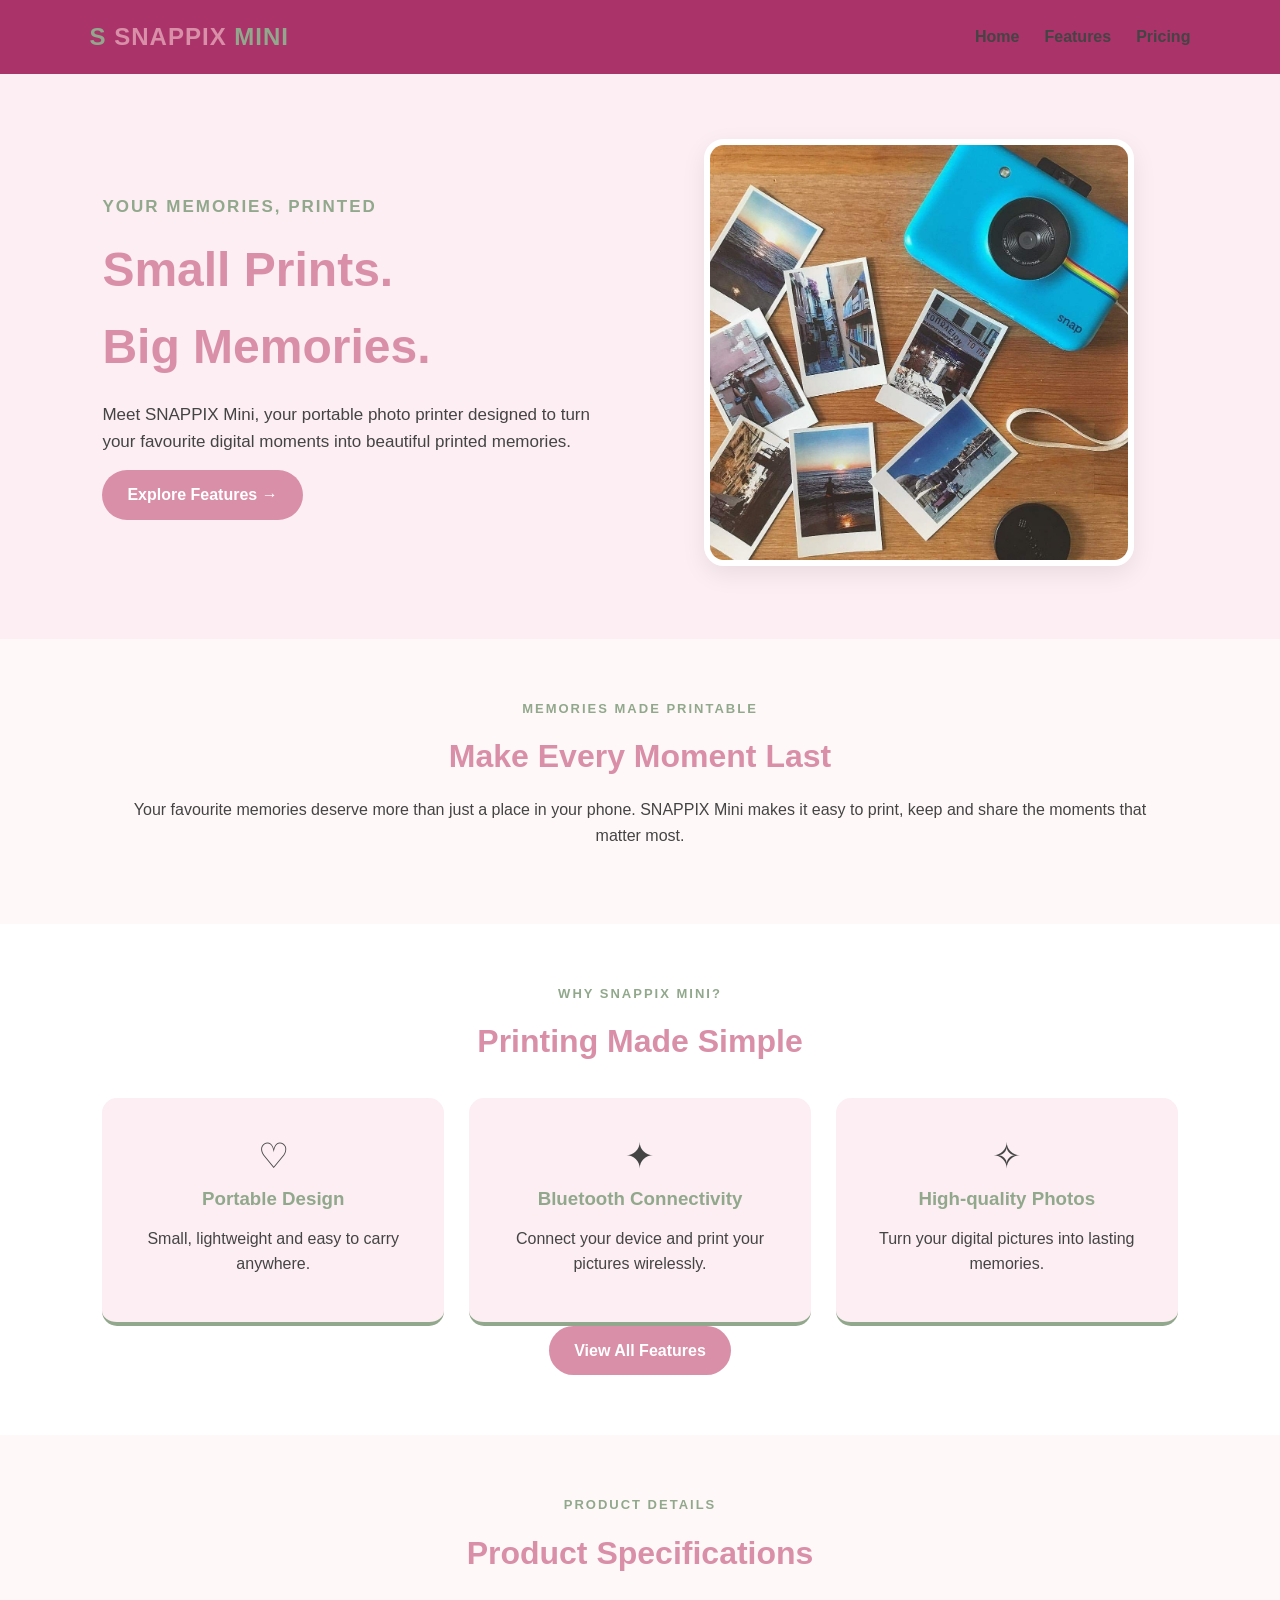
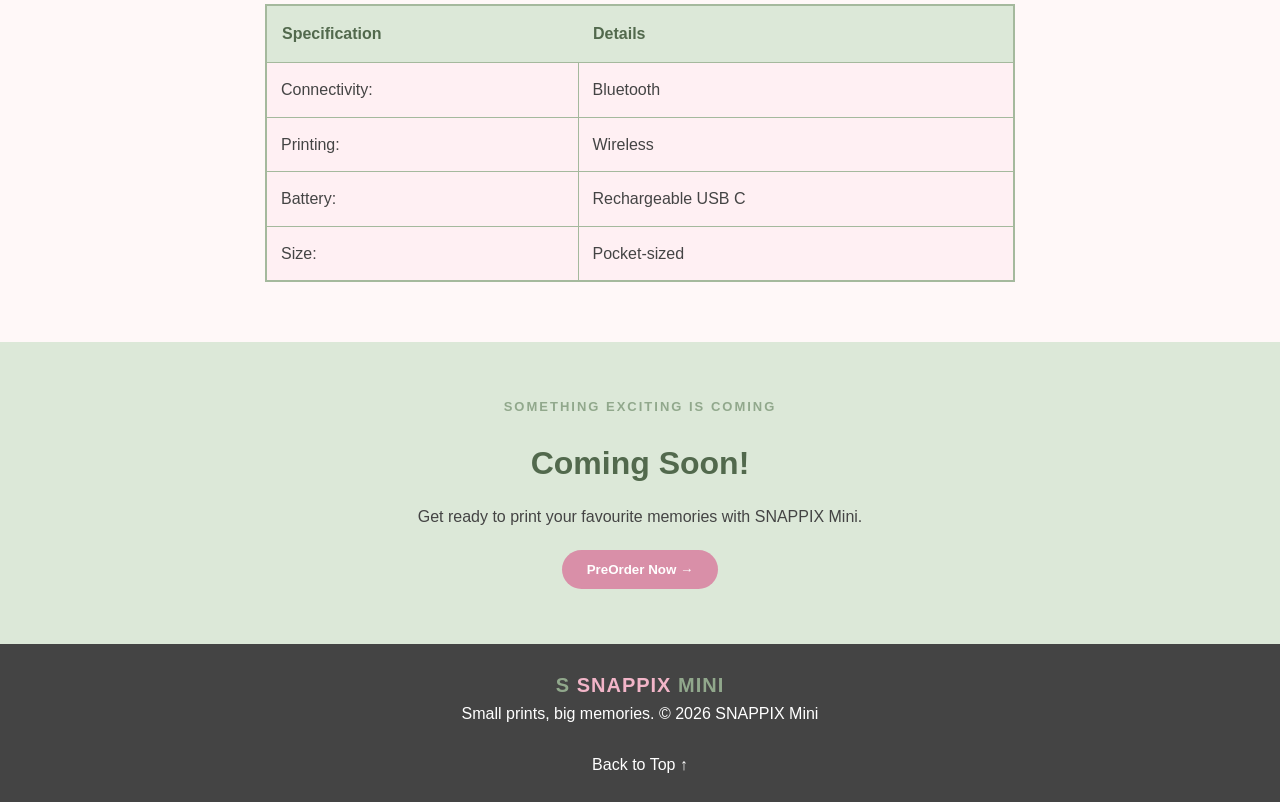
<file: index.html>
<!DOCTYPE html>
<html lang="en">

<head>
    <meta charset="UTF-8">
    <meta name="viewport" content="width=device-width, initial-scale=1.0">

    <title>SNAPPIX Mini | Home</title>

    <link rel="stylesheet" href="style.css">
    
</head>

<body>

    <!-- Navigation Bar -->
    <header class="site-header">

        <a href="index.html" class="brand">
            <span class="brand-mark">S</span>
            SNAPPIX <span class="brand-light">MINI</span>
        </a>

        
<nav class="main-nav">
    <a href="index.html">Home</a>
    <a href="features.html">Features</a>
    <a href="pricing.html">Pricing</a>
</nav>


    </header>


    <!-- Home Hero Section -->
    <section class="hero">

        <div class="hero-content">

            <p class="eyebrow">YOUR MEMORIES, PRINTED</p>

            <h1>Small Prints.<br>Big Memories.</h1>

            <p class="hero-description">
                Meet SNAPPIX Mini, your portable photo printer
                designed to turn your favourite digital moments
                into beautiful printed memories.
            </p>

            <a href="features.html" class="button">
                Explore Features →
            </a>

        </div>

        <div class="hero-image">

            <img src="images/image.jpg"
                 alt="SNAPPIX Mini portable photo printer">

        </div>

    </section>


    <!-- Introduction Section -->
    <section class="intro-section">

        <p class="eyebrow">MEMORIES MADE PRINTABLE</p>

        <h2>Make Every Moment Last</h2>

        <p>
            Your favourite memories deserve more than just a place
            in your phone. SNAPPIX Mini makes it easy to print,
            keep and share the moments that matter most.
        </p>

    </section>


    <!-- Product Features Preview -->
    <section class="preview-section">

        <p class="eyebrow">WHY SNAPPIX MINI?</p>

        <h2>Printing Made Simple</h2>

        <div class="preview-container">

            <div class="preview-card">

                <span class="feature-symbol">♡</span>

                <h3>Portable Design</h3>

                <p>
                    Small, lightweight and easy to carry anywhere.
                </p>

            </div>


            <div class="preview-card">

                <span class="feature-symbol">✦</span>

                <h3>Bluetooth Connectivity</h3>

                <p>
                    Connect your device and print your pictures wirelessly.
                </p>

            </div>


            <div class="preview-card">

                <span class="feature-symbol">✧</span>

                <h3>High-quality Photos</h3>

                <p>
                    Turn your digital pictures into lasting memories.
                </p>

            </div>

        </div>

        <a href="features.html" class="button secondary-button">
            View All Features
        </a>

    </section>


    <!-- Product Specifications -->
    <section class="specifications-section">

        <p class="eyebrow">PRODUCT DETAILS</p>

        <h2>Product Specifications</h2>

        <table>

            <tr>
                <th>Specification</th>
                <th>Details</th>
            </tr>

            <tr>
                <td>Connectivity:</td>
                <td>Bluetooth</td>
            </tr>

            <tr>
                <td>Printing:</td>
                <td>Wireless</td>
            </tr>

            <tr>
                <td>Battery:</td>
                <td>Rechargeable USB C</td>
            </tr>

            <tr>
                <td>Size:</td>
                <td>Pocket-sized</td>
            </tr>

        </table>

    </section>


    <!-- Coming Soon Section -->
    <section class="coming-soon">

        <p class="eyebrow">SOMETHING EXCITING IS COMING</p>

        <h2>Coming Soon!</h2>

        <p>
            Get ready to print your favourite memories
            with SNAPPIX Mini.
        </p>

        <button class="button" onclick="preOrder()">
            PreOrder Now →
        </button>

    </section>


    <!-- Footer -->
    <footer class="site-footer">

        <a href="index.html" class="brand footer-brand">
            <span class="brand-mark">S</span>
            SNAPPIX <span class="brand-light">MINI</span>
        </a>

        <p>
            Small prints, big memories.
            <span>© 2026 SNAPPIX Mini</span>
        </p>

        <a href="#" class="back-top">Back to Top ↑</a>

    </footer>


    <!-- JavaScript -->
    <script>

        function preOrder() {

            window.alert("SNAPPIX Mini is coming soon! Price: Rs. 8499");

            console.log("SNAPPIX Mini PreOrder button clicked!");

        }

    </script>

</body>
</html>
</file>
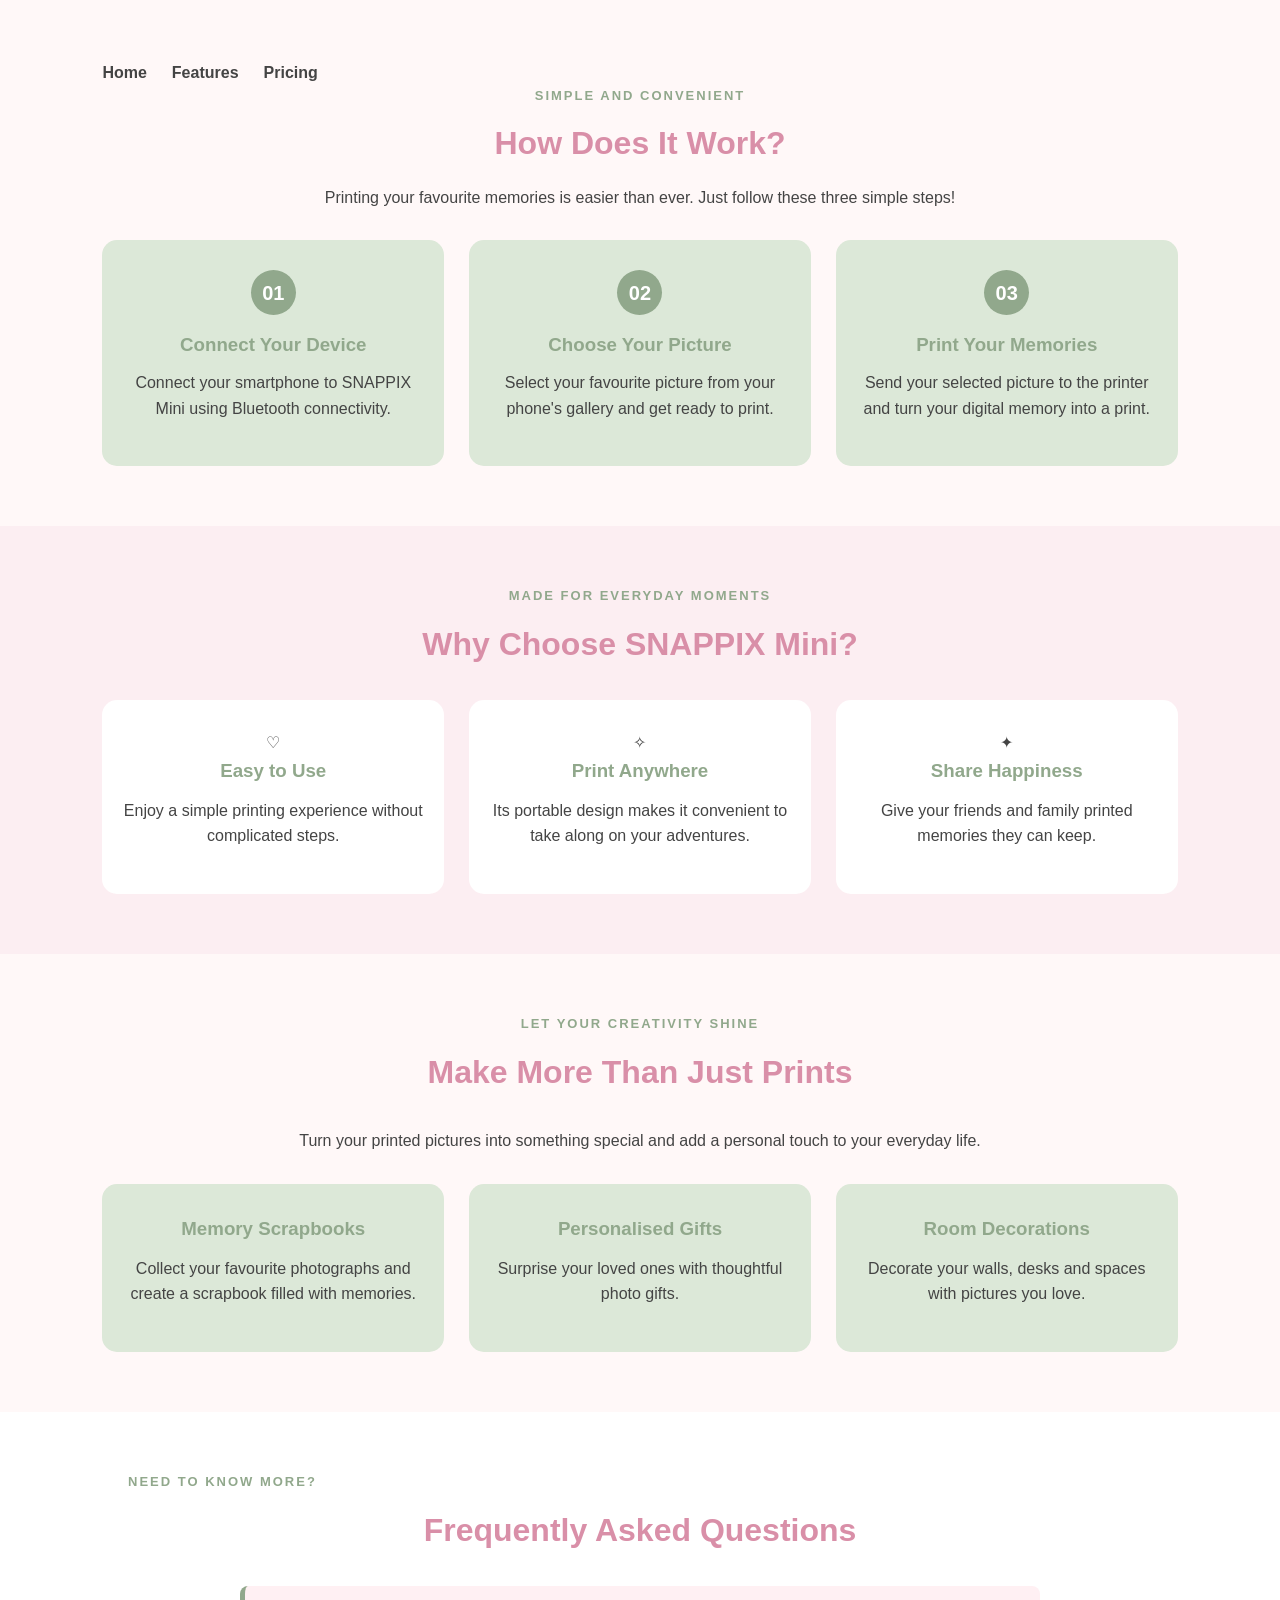
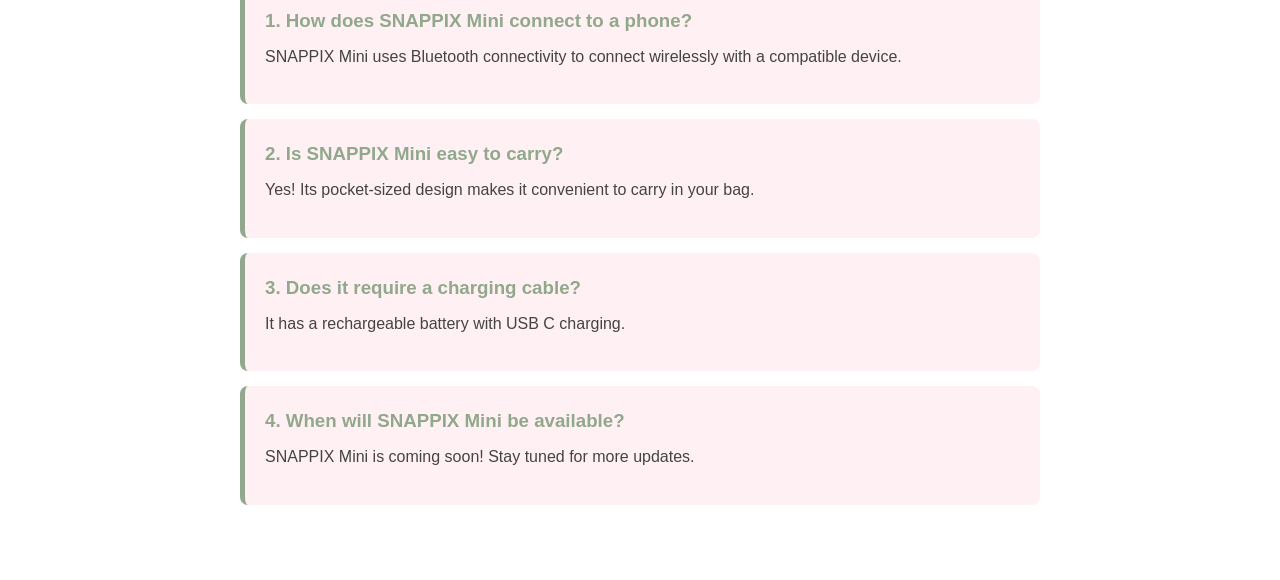
<file: features.html>
<!DOCTYPE html>
<html lang="en">

<head>
    <meta charset="UTF-8">
    <meta name="viewport" content="width=device-width, initial-scale=1.0">
    <title>SNAPPIX MINI - Features</title>

    <link rel="stylesheet" href="style.css">
</head>

<body>

    <!-- Put your existing Features page content here -->

</body>
</html>

<section class="how-it-works">

<nav class="main-nav">
    <a href="index.html">Home</a>
    <a href="features.html">Features</a>
    <a href="pricing.html">Pricing</a>
</nav>


    <p class="eyebrow">SIMPLE AND CONVENIENT</p>

    <h2>How Does It Work?</h2>

    <p class="section-description">
        Printing your favourite memories is easier than ever.
        Just follow these three simple steps!
    </p>

    <div class="steps-container">

        <div class="step-card">

            <span class="step-number">01</span>

            <h3>Connect Your Device</h3>

            <p>
                Connect your smartphone to SNAPPIX Mini
                using Bluetooth connectivity.
            </p>

        </div>

        <div class="step-card">

            <span class="step-number">02</span>

            <h3>Choose Your Picture</h3>

            <p>
                Select your favourite picture from your
                phone's gallery and get ready to print.
            </p>

        </div>

        <div class="step-card">

            <span class="step-number">03</span>

            <h3>Print Your Memories</h3>

            <p>
                Send your selected picture to the printer
                and turn your digital memory into a print.
            </p>

        </div>

    </div>

</section>


<!-- Why Choose SNAPPIX Mini -->

<section class="benefits-section">

    <p class="eyebrow">MADE FOR EVERYDAY MOMENTS</p>

    <h2>Why Choose SNAPPIX Mini?</h2>

    <div class="benefits-container">

        <div class="benefit-card">
            <span>♡</span>
            <h3>Easy to Use</h3>
            <p>
                Enjoy a simple printing experience
                without complicated steps.
            </p>
        </div>

        <div class="benefit-card">
            <span>✧</span>
            <h3>Print Anywhere</h3>
            <p>
                Its portable design makes it convenient
                to take along on your adventures.
            </p>
        </div>

        <div class="benefit-card">
            <span>✦</span>
            <h3>Share Happiness</h3>
            <p>
                Give your friends and family printed
                memories they can keep.
            </p>
        </div>

    </div>

</section>


<!-- Creative Uses Section -->

<section class="creative-section">

    <p class="eyebrow">LET YOUR CREATIVITY SHINE</p>

    <h2>Make More Than Just Prints</h2>

    <p class="section-description">
        Turn your printed pictures into something special
        and add a personal touch to your everyday life.
    </p>

    <div class="creative-container">

        <div class="creative-card">
            <h3>Memory Scrapbooks</h3>
            <p>
                Collect your favourite photographs
                and create a scrapbook filled with memories.
            </p>
        </div>

        <div class="creative-card">
            <h3>Personalised Gifts</h3>
            <p>
                Surprise your loved ones with
                thoughtful photo gifts.
            </p>
        </div>

        <div class="creative-card">
            <h3>Room Decorations</h3>
            <p>
                Decorate your walls, desks and
                spaces with pictures you love.
            </p>
        </div>

    </div>

</section>


<!-- Frequently Asked Questions -->

<section class="faq-section">

    <p class="eyebrow">NEED TO KNOW MORE?</p>

    <h2>Frequently Asked Questions</h2>

    <div class="faq-container">

        <div class="faq-item">
            <h3>1. How does SNAPPIX Mini connect to a phone?</h3>
            <p>
                SNAPPIX Mini uses Bluetooth connectivity
                to connect wirelessly with a compatible device.
            </p>
        </div>

        <div class="faq-item">
            <h3>2. Is SNAPPIX Mini easy to carry?</h3>
            <p>
                Yes! Its pocket-sized design makes it
                convenient to carry in your bag.
            </p>
        </div>

        <div class="faq-item">
            <h3>3. Does it require a charging cable?</h3>
            <p>
                It has a rechargeable battery with
                USB C charging.
            </p>
        </div>

        <div class="faq-item">
            <h3>4. When will SNAPPIX Mini be available?</h3>
            <p>
                SNAPPIX Mini is coming soon!
                Stay tuned for more updates.
            </p>
        </div>

    </div>

</section>
</file>
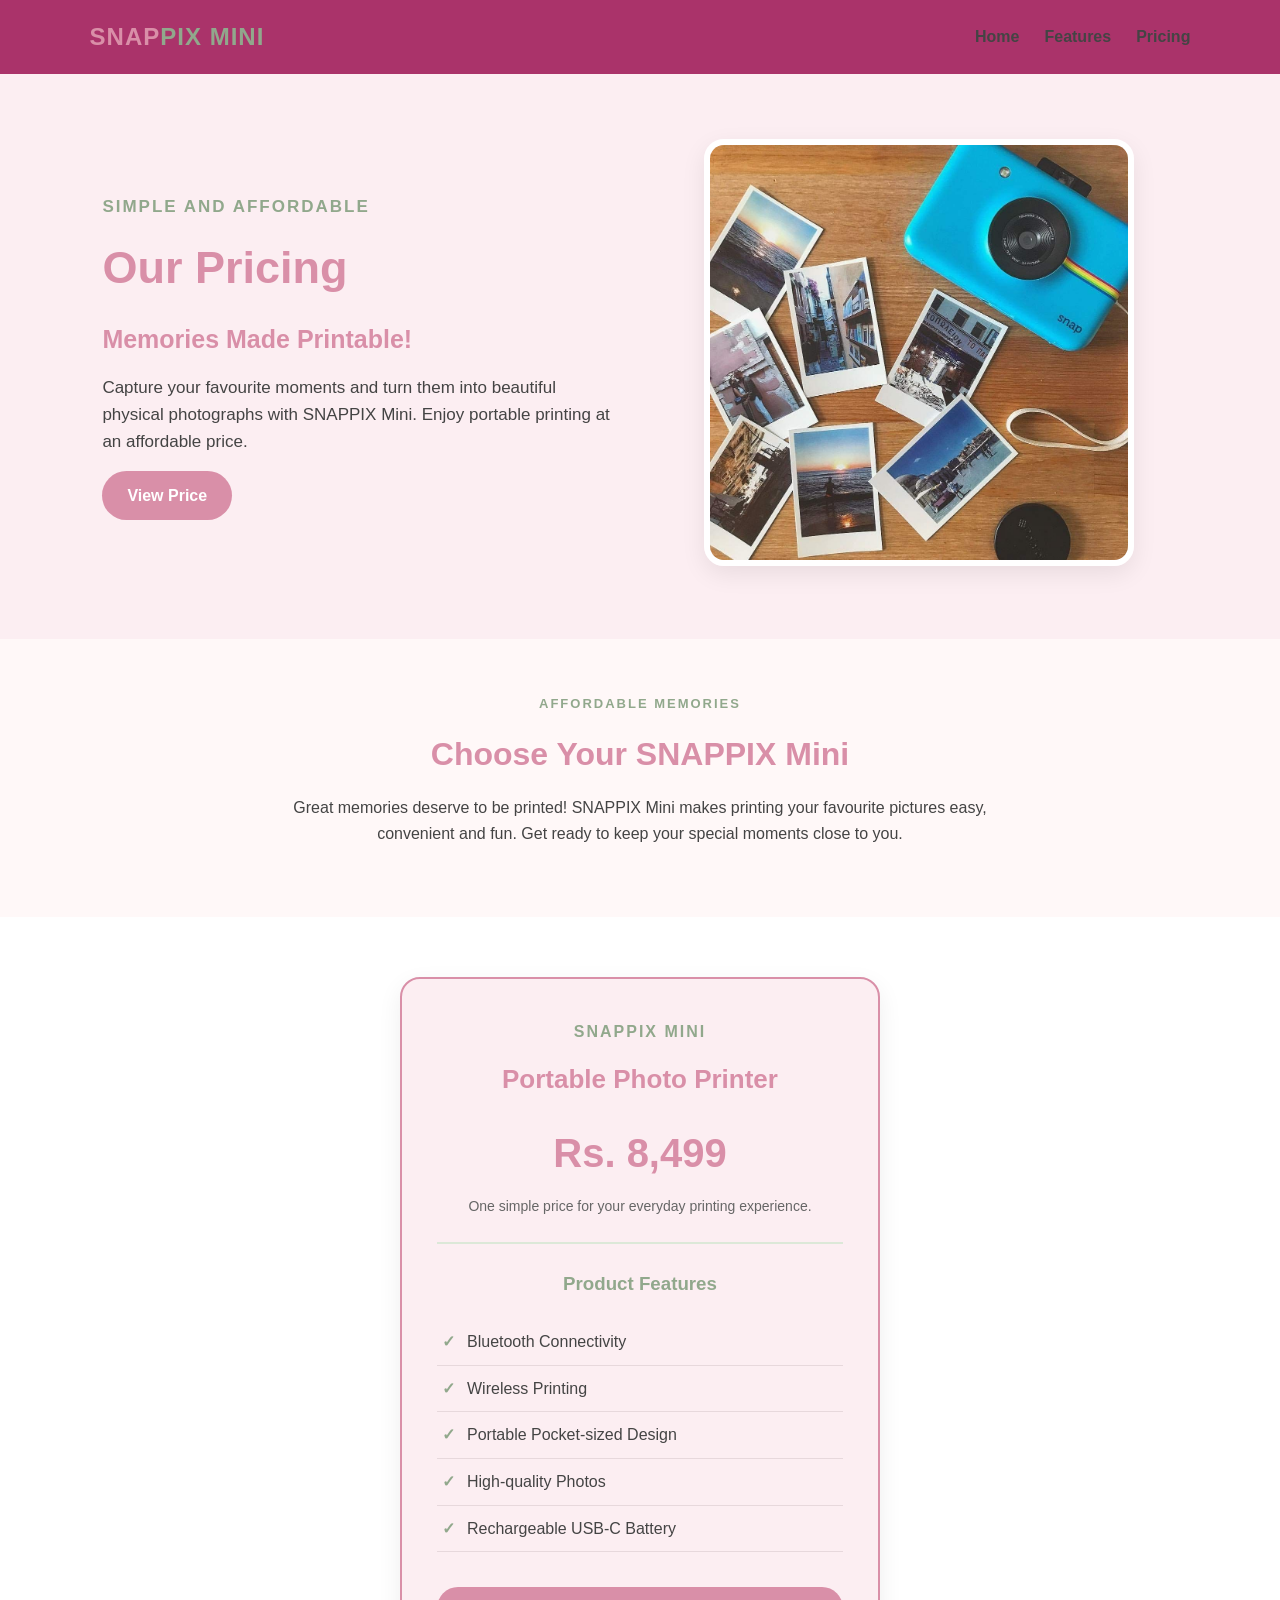
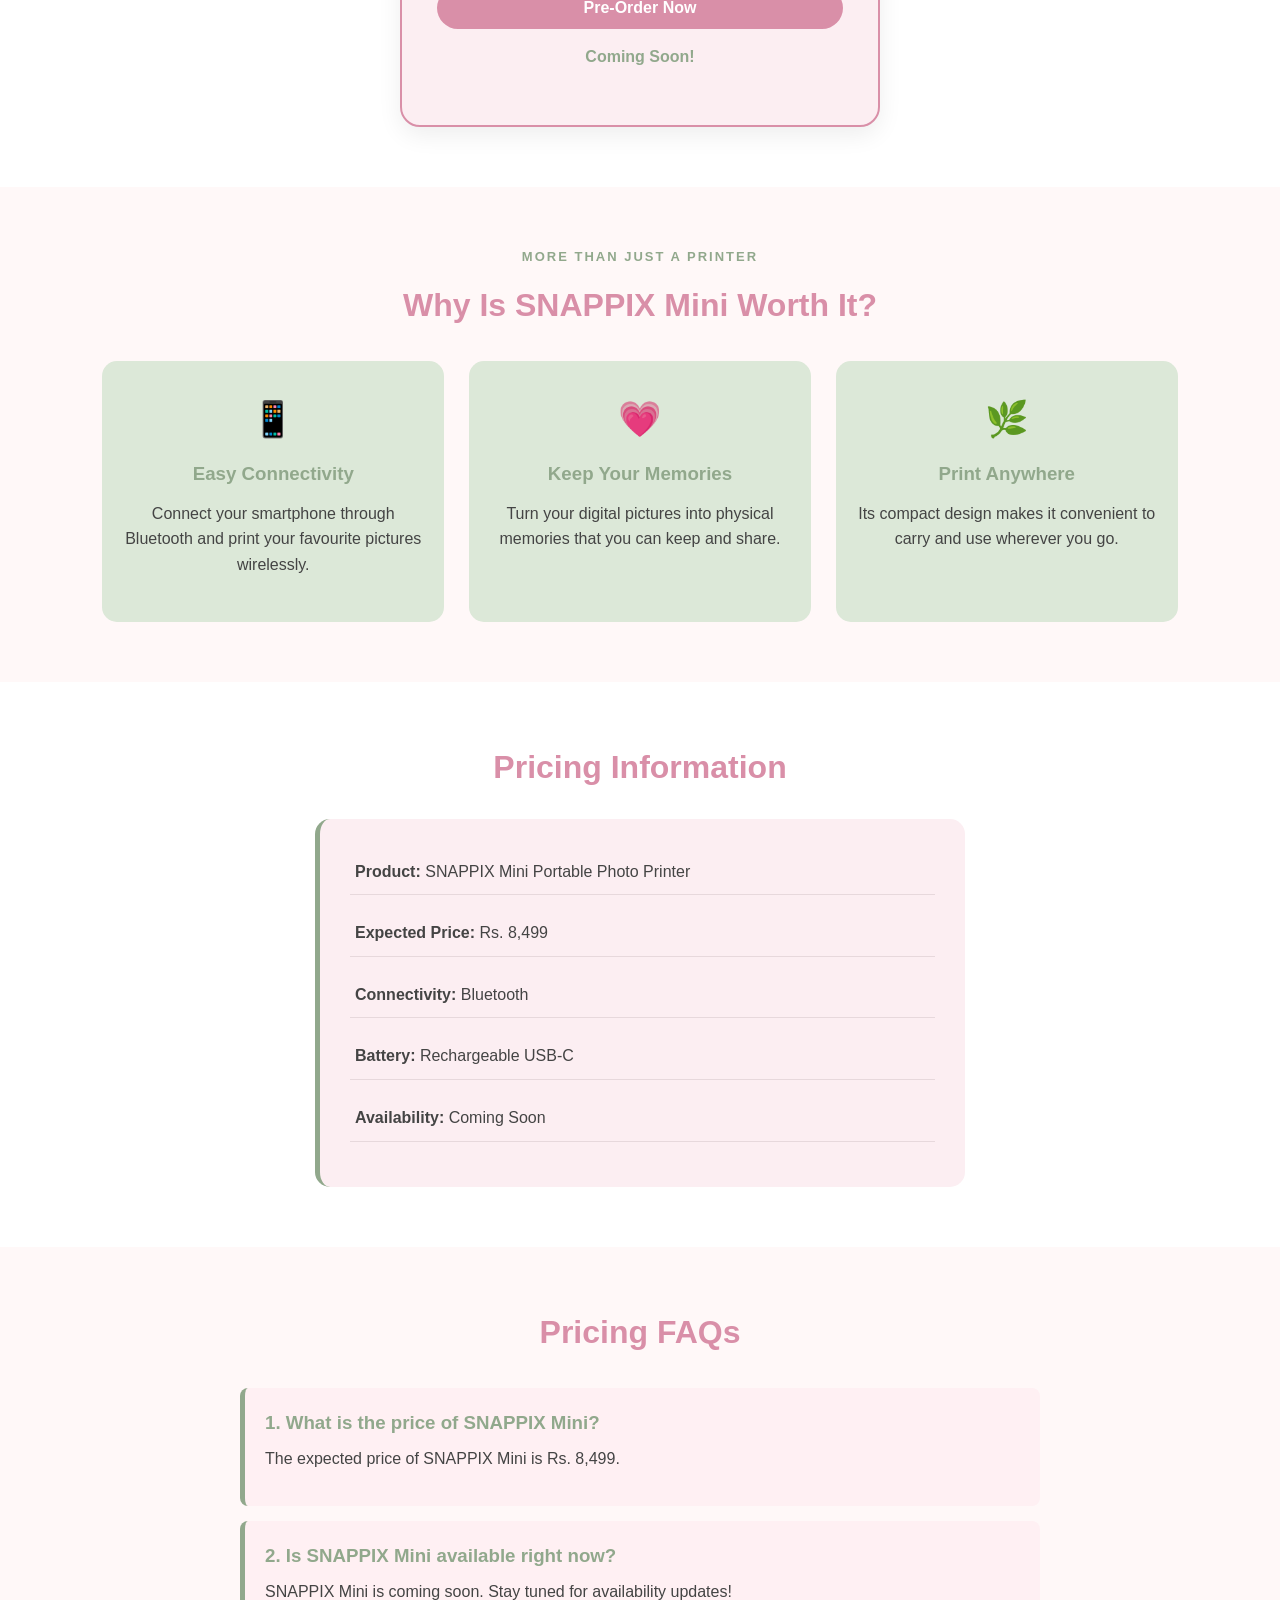
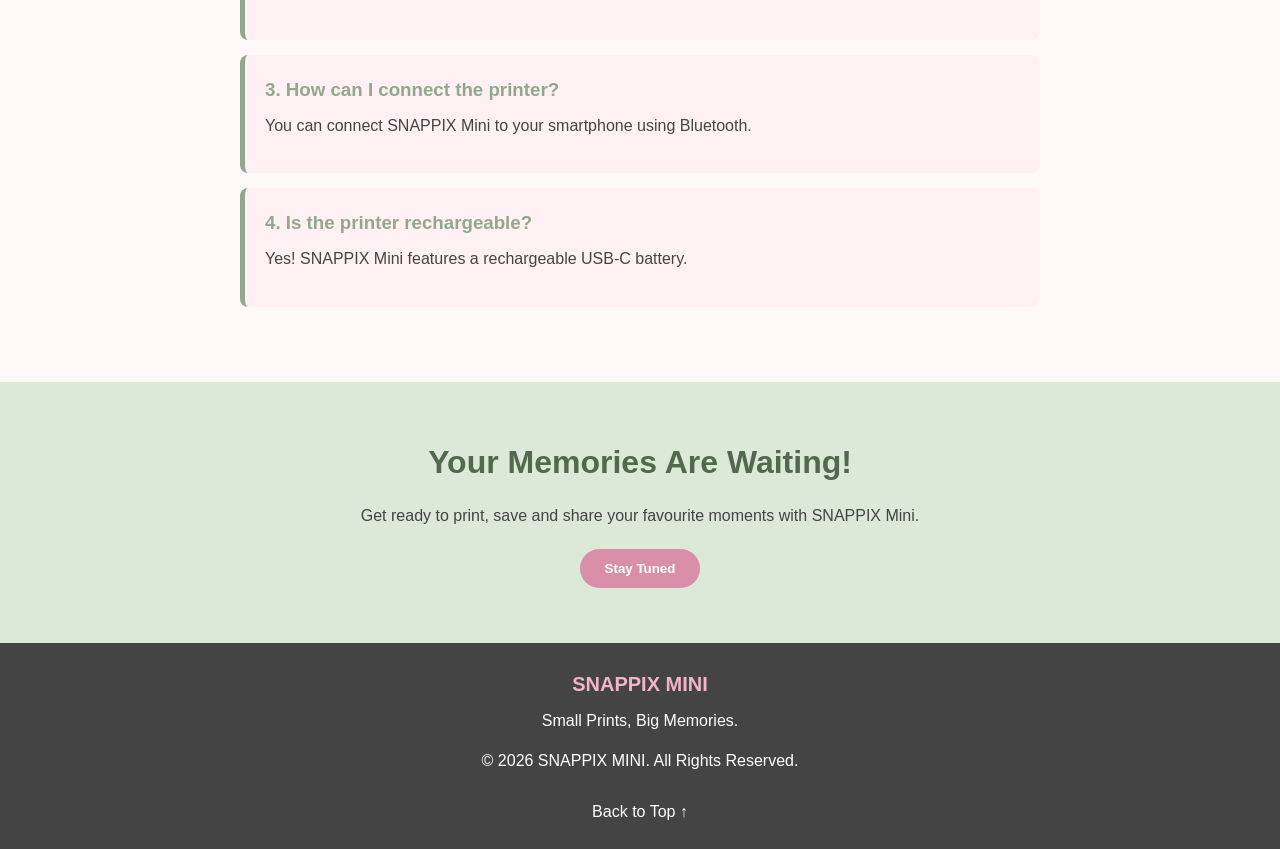
<file: pricing.html>
<!DOCTYPE html>
<html lang="en">

<head>
    <meta charset="UTF-8">
    <meta name="viewport" content="width=device-width, initial-scale=1.0">
    <title>SNAPPIX MINI - Pricing</title>
    <link rel="stylesheet" href="style.css">
</head>

<body>

    <!-- HEADER AND NAVIGATION -->
    <header class="site-header">

        <div class="brand">
            SNAP<span class="brand-mark">PIX</span>
            <span class="brand-light">MINI</span>
        </div>

        <nav class="main-nav">
            <a href="index.html">Home</a>
            <a href="features.html">Features</a>
            <a href="pricing.html">Pricing</a>
        </nav>

    </header>


    <!-- PRICING HERO SECTION -->
    <section class="pricing-hero">

        <div class="pricing-hero-content">

            <p class="eyebrow">Simple and Affordable</p>

            <h1>Our Pricing</h1>

            <h2>Memories Made Printable!</h2>

            <p>
                Capture your favourite moments and turn them into
                beautiful physical photographs with SNAPPIX Mini.
                Enjoy portable printing at an affordable price.
            </p>

            <a href="#price-card" class="button">View Price</a>

        </div>

        <div class="pricing-hero-image">
            <img src="images/image.jpg" alt="SNAPPIX Mini portable photo printer">
        </div>

    </section>


    <!-- PRICING INTRODUCTION -->
    <section class="pricing-intro">

        <p class="eyebrow">Affordable Memories</p>

        <h2>Choose Your SNAPPIX Mini</h2>

        <p>
            Great memories deserve to be printed! SNAPPIX Mini makes
            printing your favourite pictures easy, convenient and fun.
            Get ready to keep your special moments close to you.
        </p>

    </section>


    <!-- MAIN PRICING CARD -->
    <section class="pricing-section">

        <div class="price-card" id="price-card">

            <p class="price-label">SNAPPIX MINI</p>

            <h2>Portable Photo Printer</h2>

            <div class="price">
                Rs. 8,499
            </div>

            <p class="price-description">
                One simple price for your everyday printing experience.
            </p>

            <div class="price-divider"></div>

            <h3>Product Features</h3>

            <ul class="price-features">
                <li>Bluetooth Connectivity</li>
                <li>Wireless Printing</li>
                <li>Portable Pocket-sized Design</li>
                <li>High-quality Photos</li>
                <li>Rechargeable USB-C Battery</li>
            </ul>

            <button class="button price-button" onclick="preOrder()">
                Pre-Order Now
            </button>

            <p class="availability">
                Coming Soon!
            </p>

        </div>

    </section>


    <!-- WHAT MAKES IT WORTH IT -->
    <section class="value-section">

        <p class="eyebrow">More Than Just a Printer</p>

        <h2>Why Is SNAPPIX Mini Worth It?</h2>

        <div class="value-container">

            <div class="value-card">
                <div class="value-icon">📱</div>
                <h3>Easy Connectivity</h3>
                <p>
                    Connect your smartphone through Bluetooth
                    and print your favourite pictures wirelessly.
                </p>
            </div>

            <div class="value-card">
                <div class="value-icon">💗</div>
                <h3>Keep Your Memories</h3>
                <p>
                    Turn your digital pictures into physical
                    memories that you can keep and share.
                </p>
            </div>

            <div class="value-card">
                <div class="value-icon">🌿</div>
                <h3>Print Anywhere</h3>
                <p>
                    Its compact design makes it convenient
                    to carry and use wherever you go.
                </p>
            </div>

        </div>

    </section>


    <!-- PAYMENT INFORMATION -->
    <section class="payment-section">

        <h2>Pricing Information</h2>

        <div class="payment-content">

            <p>
                <strong>Product:</strong> SNAPPIX Mini Portable Photo Printer
            </p>

            <p>
                <strong>Expected Price:</strong> Rs. 8,499
            </p>

            <p>
                <strong>Connectivity:</strong> Bluetooth
            </p>

            <p>
                <strong>Battery:</strong> Rechargeable USB-C
            </p>

            <p>
                <strong>Availability:</strong> Coming Soon
            </p>

        </div>

    </section>


    <!-- FREQUENTLY ASKED QUESTIONS -->
    <section class="pricing-faq">

        <h2>Pricing FAQs</h2>

        <div class="pricing-faq-container">

            <div class="pricing-faq-item">
                <h3>1. What is the price of SNAPPIX Mini?</h3>
                <p>
                    The expected price of SNAPPIX Mini is Rs. 8,499.
                </p>
            </div>

            <div class="pricing-faq-item">
                <h3>2. Is SNAPPIX Mini available right now?</h3>
                <p>
                    SNAPPIX Mini is coming soon. Stay tuned for
                    availability updates!
                </p>
            </div>

            <div class="pricing-faq-item">
                <h3>3. How can I connect the printer?</h3>
                <p>
                    You can connect SNAPPIX Mini to your smartphone
                    using Bluetooth.
                </p>
            </div>

            <div class="pricing-faq-item">
                <h3>4. Is the printer rechargeable?</h3>
                <p>
                    Yes! SNAPPIX Mini features a rechargeable
                    USB-C battery.
                </p>
            </div>

        </div>

    </section>


    <!-- COMING SOON SECTION -->
    <section class="pricing-banner">

        <h2>Your Memories Are Waiting!</h2>

        <p>
            Get ready to print, save and share your favourite moments
            with SNAPPIX Mini.
        </p>

        <button class="button" onclick="preOrder()">
            Stay Tuned
        </button>

    </section>


    <!-- FOOTER -->
    <footer class="site-footer">

        <div class="footer-brand">SNAPPIX MINI</div>

        <p>Small Prints, Big Memories.</p>

        <p>&copy; 2026 SNAPPIX MINI. All Rights Reserved.</p>

        <a href="#top" class="back-top">Back to Top ↑</a>

    </footer>


    <!-- JAVASCRIPT -->
    <script>
        function preOrder() {
            window.alert("SNAPPIX Mini is coming soon! Price: Rs. 8499");
            console.log("SNAPPIX Mini pre-order button clicked.");
        }
    </script>

</body>
</html>
</file>
<file: style.css>
* {
    margin: 0;
    padding: 0;
    box-sizing: border-box;
}

html {
    scroll-behavior: smooth;
}

body {
    font-family: Arial, sans-serif;
    background-color: #FFF8F8;
    color: #444444;
    line-height: 1.6;
}

h1, h2 {
    color: #D98FA8;
}

h3 {
    color: #91A88C;
}

p {
    margin-bottom: 15px;
}

a {
    text-decoration: none;
}

/* HEADER AND NAVIGATION */

.site-header {
    background-color: #AA336A;
    padding: 18px 7%;
    display: flex;
    justify-content: space-between;
    align-items: center;
    flex-wrap: wrap;
    box-shadow: 0 2px 10px rgba(0, 0, 0, 0.05);
}

.brand {
    font-size: 24px;
    font-weight: bold;
    color: #D98FA8;
    letter-spacing: 1px;
}

.brand-mark {
    color: #91A88C;
}

.brand-light {
    color: #91A88C;
}

.main-nav {
    display: flex;
    gap: 25px;
    align-items: center;
}

.main-nav a {
    color: #444444;
    font-weight: bold;
    transition: 0.3s;
}

.main-nav a:hover {
    color: #D98FA8;
}

/* BUTTONS */

.button {
    display: inline-block;
    background-color: #D98FA8;
    color: white;
    padding: 12px 25px;
    border-radius: 25px;
    font-weight: bold;
    border: none;
    cursor: pointer;
    transition: 0.3s;
}

.button:hover {
    background-color: #91A88C;
    transform: translateY(-2px);
}

/* GENERAL TEXT */

.eyebrow {
    color: #91A88C;
    font-weight: bold;
    text-transform: uppercase;
    letter-spacing: 2px;
    font-size: 13px;
    margin-bottom: 12px;
}

/* HOME PAGE HERO */

.hero {
    background-color: #FCEEF2;
    padding: 65px 8%;
    display: flex;
    align-items: center;
    justify-content: space-between;
    gap: 40px;
}

.hero-content {
    flex: 1;
}

.hero h1 {
    font-size: 48px;
    margin-bottom: 15px;
}

.hero h2 {
    font-size: 25px;
    margin-bottom: 15px;
}

.hero p {
    font-size: 17px;
}

.hero-image {
    flex: 1;
    text-align: center;
}

.hero-image img {
    width: 100%;
    max-width: 430px;
    border-radius: 20px;
    border: 6px solid white;
    box-shadow: 0 8px 25px rgba(0, 0, 0, 0.08);
}

/* INTRODUCTION */

.intro-section {
    text-align: center;
    padding: 60px 10%;
}

.intro-section h2 {
    font-size: 32px;
    margin-bottom: 15px;
}

/* HOME PAGE FEATURE PREVIEW */

.preview-section {
    background-color: #FFFFFF;
    padding: 60px 8%;
    text-align: center;
}

.preview-section h2 {
    font-size: 32px;
    margin-bottom: 30px;
}

.preview-container {
    display: grid;
    grid-template-columns: repeat(3, 1fr);
    gap: 25px;
    margin-top: 30px;
}

.preview-card {
    background-color: #FCEEF2;
    padding: 30px 20px;
    border-radius: 15px;
    border-bottom: 4px solid #91A88C;
}

.preview-card h3 {
    margin-bottom: 12px;
}

.feature-symbol {
    font-size: 35px;
    margin-bottom: 12px;
}

/* SPECIFICATIONS TABLE */

.specifications-section {
    padding: 60px 10%;
    text-align: center;
}

.specifications-section h2 {
    font-size: 32px;
    margin-bottom: 25px;
}

.specifications-section table {
    width: 100%;
    max-width: 750px;
    margin: auto;
    border-collapse: collapse;
    background-color: white;
    border: 2px solid #A5B99D;
}

.specifications-section th {
    background-color: #DCE8D8;
    color: #52694D;
    padding: 15px;
    text-align: left;
}

.specifications-section td {
    background-color: #FFF0F3;
    padding: 14px;
    border: 1px solid #A5B99D;
    text-align: left;
}

/* FEATURES PAGE HERO */

.features-hero {
    background-color: #FCEEF2;
    padding: 60px 8%;
    display: flex;
    align-items: center;
    justify-content: space-between;
    gap: 40px;
}

.features-hero-content {
    flex: 1;
}

.features-hero h1 {
    font-size: 45px;
    margin-bottom: 15px;
}

.features-hero p {
    font-size: 17px;
}

.features-image {
    flex: 1;
    text-align: center;
}

.features-image img {
    width: 100%;
    max-width: 430px;
    border-radius: 20px;
    border: 6px solid white;
    box-shadow: 0 8px 25px rgba(0, 0, 0, 0.08);
}

.features-intro {
    text-align: center;
    padding: 50px 10%;
}

.features-intro h2 {
    font-size: 32px;
    margin-bottom: 15px;
}

/* FOUR MAIN FEATURES */

.features-section {
    background-color: #FFFFFF;
    padding: 60px 8%;
    text-align: center;
}

.features-section h2 {
    font-size: 32px;
    margin-bottom: 15px;
}

.features-container {
    display: grid;
    grid-template-columns: repeat(2, 1fr);
    gap: 25px;
    margin-top: 35px;
}

.feature-card {
    background-color: #FCEEF2;
    padding: 30px;
    border-radius: 15px;
    border-bottom: 4px solid #91A88C;
    transition: 0.3s;
}

.feature-card:hover {
    transform: translateY(-5px);
    box-shadow: 0 8px 20px rgba(0, 0, 0, 0.08);
}

.feature-card h3 {
    margin-bottom: 12px;
    font-size: 21px;
}

/* HOW IT WORKS */

.how-it-works {
    padding: 60px 8%;
    text-align: center;
}

.how-it-works h2 {
    font-size: 32px;
    margin-bottom: 15px;
}

.section-description {
    max-width: 700px;
    margin: 0 auto 30px;
}

.steps-container {
    display: grid;
    grid-template-columns: repeat(3, 1fr);
    gap: 25px;
    margin-top: 30px;
}

.step-card {
    background-color: #DCE8D8;
    padding: 30px 20px;
    border-radius: 15px;
}

.step-number {
    background-color: #91A88C;
    color: white;
    width: 45px;
    height: 45px;
    border-radius: 50%;
    display: flex;
    justify-content: center;
    align-items: center;
    font-size: 20px;
    font-weight: bold;
    margin: 0 auto 15px;
}

.step-card h3 {
    margin-bottom: 10px;
}

/* WHY CHOOSE SNAPPIX */

.benefits-section {
    background-color: #FCEEF2;
    padding: 60px 8%;
    text-align: center;
}

.benefits-section h2 {
    font-size: 32px;
    margin-bottom: 30px;
}

.benefits-container {
    display: grid;
    grid-template-columns: repeat(3, 1fr);
    gap: 25px;
}

.benefit-card {
    background-color: white;
    padding: 30px 20px;
    border-radius: 15px;
}

.benefit-card h3 {
    margin-bottom: 12px;
}

/* CREATIVE USES */

.creative-section {
    padding: 60px 8%;
    text-align: center;
}

.creative-section h2 {
    font-size: 32px;
    margin-bottom: 30px;
}

.creative-container {
    display: grid;
    grid-template-columns: repeat(3, 1fr);
    gap: 25px;
}

.creative-card {
    background-color: #DCE8D8;
    padding: 30px 20px;
    border-radius: 15px;
}

.creative-card h3 {
    margin-bottom: 12px;
}

/* FAQ SECTION */

.faq-section {
    background-color: #FFFFFF;
    padding: 60px 10%;
}

.faq-section h2 {
    text-align: center;
    font-size: 32px;
    margin-bottom: 30px;
}

.faq-container {
    max-width: 800px;
    margin: auto;
}

.faq-item {
    background-color: #FFF0F3;
    padding: 20px;
    margin-bottom: 15px;
    border-left: 5px solid #91A88C;
    border-radius: 8px;
}

.faq-item h3 {
    margin-bottom: 8px;
}

/* COMING SOON BANNER */

.coming-soon {
    background-color: #DCE8D8;
    padding: 55px 10%;
    text-align: center;
}

.coming-soon h2 {
    color: #52694D;
    font-size: 32px;
    margin-bottom: 15px;
}

.coming-soon p {
    margin-bottom: 20px;
}

/* FEATURES COMING SOON BANNER */

.features-banner {
    background-color: #DCE8D8;
    padding: 50px 10%;
    text-align: center;
    border-radius: 15px;
    margin: 40px 8%;
}

.features-banner h2 {
    color: #52694D;
    margin-bottom: 15px;
}

/* FOOTER */

.site-footer {
    background-color: #444444;
    color: white;
    text-align: center;
    padding: 25px 10%;
}

.footer-brand {
    color: #F2B5C8;
    font-weight: bold;
    font-size: 20px;
    margin-bottom: 8px;
}

.back-top {
    display: inline-block;
    color: white;
    margin-top: 10px;
    transition: 0.3s;
}

.back-top:hover {
    color: #F2B5C8;
}

/* RESPONSIVE DESIGN */

@media screen and (max-width: 768px) {

    .site-header {
        flex-direction: column;
        gap: 15px;
    }

    .main-nav {
        justify-content: center;
        flex-wrap: wrap;
        gap: 15px;
    }

    .hero,
    .features-hero {
        flex-direction: column;
        text-align: center;
        padding: 45px 6%;
    }

    .hero h1,
    .features-hero h1 {
        font-size: 35px;
    }

    .preview-container,
    .features-container,
    .steps-container,
    .benefits-container,
    .creative-container {
        grid-template-columns: 1fr;
    }

    .intro-section,
    .features-intro {
        padding: 40px 6%;
    }

    .specifications-section {
        padding: 40px 5%;
        overflow-x: auto;
    }

    .coming-soon {
        padding: 40px 6%;
    }

    .features-banner {
        margin: 25px 5%;
        padding: 35px 6%;
    }
}

/* =====================================
   SNAPPIX MINI - PRICING PAGE
   ===================================== */

/* PRICING HERO */

.pricing-hero {
    background-color: #FCEEF2;
    padding: 65px 8%;
    display: flex;
    align-items: center;
    justify-content: space-between;
    gap: 40px;
}

.pricing-hero-content {
    flex: 1;
}

.pricing-hero h1 {
    font-size: 45px;
    margin-bottom: 15px;
}

.pricing-hero h2 {
    font-size: 25px;
    margin-bottom: 15px;
}

.pricing-hero p {
    font-size: 17px;
}

.pricing-hero-image {
    flex: 1;
    text-align: center;
}

.pricing-hero-image img {
    width: 100%;
    max-width: 430px;
    border-radius: 20px;
    border: 6px solid white;
    box-shadow: 0 8px 25px rgba(0, 0, 0, 0.08);
}

/* PRICING INTRODUCTION */

.pricing-intro {
    text-align: center;
    padding: 55px 10%;
}

.pricing-intro h2 {
    font-size: 32px;
    margin-bottom: 15px;
}

.pricing-intro p {
    max-width: 750px;
    margin: 0 auto 15px;
}

/* MAIN PRICING SECTION */

.pricing-section {
    background-color: #FFFFFF;
    padding: 60px 8%;
    display: flex;
    justify-content: center;
}

.price-card {
    background-color: #FCEEF2;
    width: 100%;
    max-width: 480px;
    padding: 40px 35px;
    border-radius: 20px;
    border: 2px solid #D98FA8;
    box-shadow: 0 8px 25px rgba(0, 0, 0, 0.07);
    text-align: center;
}

.price-label {
    color: #91A88C;
    font-weight: bold;
    letter-spacing: 2px;
}

.price-card h2 {
    font-size: 26px;
    margin: 10px 0;
}

.price {
    color: #D98FA8;
    font-size: 40px;
    font-weight: bold;
    margin: 20px 0 10px;
}

.price-description {
    color: #666666;
    font-size: 14px;
}

.price-divider {
    height: 2px;
    background-color: #DCE8D8;
    margin: 25px 0;
}

.price-card h3 {
    margin-bottom: 15px;
}

.price-features {
    list-style: none;
    text-align: left;
    margin: 20px 0;
}

.price-features li {
    padding: 10px 5px;
    border-bottom: 1px solid #E7D8DC;
}

.price-features li::before {
    content: "✓";
    color: #91A88C;
    font-weight: bold;
    margin-right: 12px;
}

.price-button {
    width: 100%;
    margin-top: 15px;
    font-size: 16px;
}

.availability {
    color: #91A88C;
    font-weight: bold;
    margin-top: 15px;
}

/* WHY SNAPPIX IS WORTH IT */

.value-section {
    padding: 60px 8%;
    text-align: center;
    background-color: #FFF8F8;
}

.value-section h2 {
    font-size: 32px;
    margin-bottom: 30px;
}

.value-container {
    display: grid;
    grid-template-columns: repeat(3, 1fr);
    gap: 25px;
}

.value-card {
    background-color: #DCE8D8;
    padding: 30px 20px;
    border-radius: 15px;
    transition: 0.3s;
}

.value-card:hover {
    transform: translateY(-5px);
}

.value-card h3 {
    margin-bottom: 12px;
}

.value-icon {
    font-size: 35px;
    margin-bottom: 12px;
}

/* PAYMENT INFORMATION */

.payment-section {
    background-color: #FFFFFF;
    padding: 60px 10%;
    text-align: center;
}

.payment-section h2 {
    font-size: 32px;
    margin-bottom: 25px;
}

.payment-content {
    max-width: 650px;
    margin: auto;
    background-color: #FCEEF2;
    padding: 30px;
    border-radius: 15px;
    border-left: 5px solid #91A88C;
    text-align: left;
}

.payment-content p {
    padding: 10px 5px;
    border-bottom: 1px solid #E7D8DC;
}

/* PRICING FAQ */

.pricing-faq {
    padding: 60px 10%;
    background-color: #FFF8F8;
}

.pricing-faq h2 {
    font-size: 32px;
    text-align: center;
    margin-bottom: 30px;
}

.pricing-faq-container {
    max-width: 800px;
    margin: auto;
}

.pricing-faq-item {
    background-color: #FFF0F3;
    padding: 20px;
    margin-bottom: 15px;
    border-left: 5px solid #91A88C;
    border-radius: 8px;
}

.pricing-faq-item h3 {
    margin-bottom: 8px;
}

/* PRICING BANNER */

.pricing-banner {
    background-color: #DCE8D8;
    padding: 55px 10%;
    text-align: center;
}

.pricing-banner h2 {
    color: #52694D;
    font-size: 32px;
    margin-bottom: 15px;
}

.pricing-banner p {
    margin-bottom: 20px;
}

/* PRICING PAGE RESPONSIVE DESIGN */

@media screen and (max-width: 768px) {

    .pricing-hero {
        flex-direction: column;
        text-align: center;
        padding: 45px 6%;
    }

    .pricing-hero h1 {
        font-size: 35px;
    }

    .value-container {
        grid-template-columns: 1fr;
    }

    .price-card {
        padding: 30px 20px;
    }

    .pricing-intro,
    .pricing-faq {
        padding: 40px 6%;
    }

    .payment-section {
        padding: 40px 6%;
    }

    .pricing-banner {
        padding: 40px 6%;
    }
}
</file>
